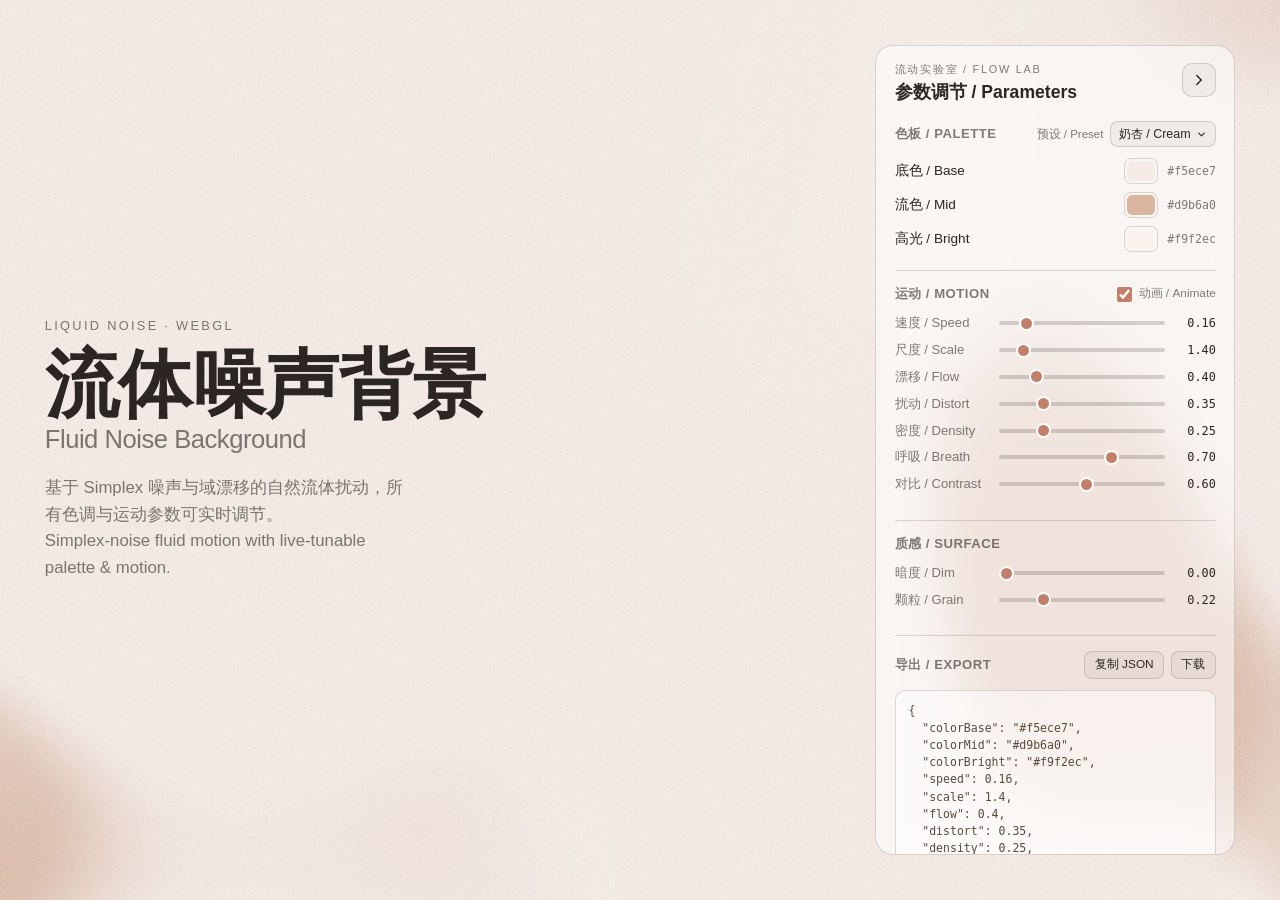
<file: index.html>
<!DOCTYPE html>
<html lang="zh-CN">
<head>
  <meta charset="UTF-8" />
  <meta name="viewport" content="width=device-width, initial-scale=1.0" />
  <meta
    name="description"
    content="可参数化的 WebGL 流体噪声背景，受 federicopian.com 启发。Parameterized WebGL fluid-noise background inspired by federicopian.com."
  />
  <title>流体噪声背景 / Fluid Noise Background</title>
  <link rel="stylesheet" href="styles.css" />
</head>
<body>
  <!-- 流体噪声画布 / fluid-noise canvas -->
  <canvas id="bg" class="bg" aria-hidden="true"></canvas>

  <!-- 暗化 + 胶片颗粒叠加层 / dark overlay + film grain -->
  <div class="glass-overlay" aria-hidden="true"></div>

  <main class="app">
    <!-- 左侧文案预览 / hero preview -->
    <section class="hero">
      <p class="eyebrow">Liquid Noise · WebGL</p>
      <h1>
        <span class="zh">流体噪声背景</span>
        <span class="en">Fluid Noise Background</span>
      </h1>
      <p class="sub">
        基于 Simplex 噪声与域漂移的自然流体扰动，所有色调与运动参数可实时调节。<br />
        Simplex-noise fluid motion with live-tunable palette &amp; motion.
      </p>
    </section>

    <!-- 右侧参数面板 / control panel -->
    <aside class="panel" id="panel" aria-label="参数面板 / Controls">
      <header class="panel-head">
        <div>
          <p class="kicker">流动实验室 / Flow Lab</p>
          <h2>参数调节 / Parameters</h2>
        </div>
        <button id="collapseBtn" class="icon-btn" type="button"
          aria-controls="panel" aria-expanded="true" title="收起 / Collapse">
          <svg viewBox="0 0 24 24" aria-hidden="true"><path d="M9 6l6 6-6 6" /></svg>
        </button>
      </header>

      <!-- 色板 / Palette -->
      <section class="group">
        <div class="group-head">
          <h3>色板 / Palette</h3>
          <label class="select">
            <span>预设 / Preset</span>
            <select id="presetSelect" aria-label="预设色板 / Preset palette"></select>
          </label>
        </div>
        <div class="palette">
          <label class="color-row">
            <span>底色 / Base</span>
            <input type="color" data-color="colorBase" value="#f5ece7" />
            <code data-code="colorBase">#f5ece7</code>
          </label>
          <label class="color-row">
            <span>流色 / Mid</span>
            <input type="color" data-color="colorMid" value="#d9b6a0" />
            <code data-code="colorMid">#d9b6a0</code>
          </label>
          <label class="color-row">
            <span>高光 / Bright</span>
            <input type="color" data-color="colorBright" value="#f9f2ec" />
            <code data-code="colorBright">#f9f2ec</code>
          </label>
        </div>
      </section>

      <!-- 运动 / Motion -->
      <section class="group">
        <div class="group-head">
          <h3>运动 / Motion</h3>
          <label class="switch">
            <input type="checkbox" data-param="animate" checked />
            <span>动画 / Animate</span>
          </label>
        </div>
        <label class="range-row">
          <span>速度 / Speed</span>
          <input type="range" min="0" max="1.2" step="0.01" value="0.16" data-param="speed" />
          <output data-out="speed">0.16</output>
        </label>
        <label class="range-row">
          <span>尺度 / Scale</span>
          <input type="range" min="0.8" max="6" step="0.01" value="1.4" data-param="scale" />
          <output data-out="scale">1.40</output>
        </label>
        <label class="range-row">
          <span>漂移 / Flow</span>
          <input type="range" min="0" max="2" step="0.01" value="0.4" data-param="flow" />
          <output data-out="flow">0.40</output>
        </label>
        <label class="range-row">
          <span>扰动 / Distort</span>
          <input type="range" min="0" max="1.4" step="0.01" value="0.35" data-param="distort" />
          <output data-out="distort">0.35</output>
        </label>
        <label class="range-row">
          <span>密度 / Density</span>
          <input type="range" min="0" max="1" step="0.01" value="0.25" data-param="density" />
          <output data-out="density">0.25</output>
        </label>
        <label class="range-row">
          <span>呼吸 / Breath</span>
          <input type="range" min="0" max="1" step="0.01" value="0.7" data-param="breath" />
          <output data-out="breath">0.70</output>
        </label>
        <label class="range-row">
          <span>对比 / Contrast</span>
          <input type="range" min="0.15" max="1" step="0.01" value="0.6" data-param="contrast" />
          <output data-out="contrast">0.60</output>
        </label>
      </section>

      <!-- 质感 / Surface（CSS 叠加层） -->
      <section class="group">
        <div class="group-head"><h3>质感 / Surface</h3></div>
        <label class="range-row">
          <span>暗度 / Dim</span>
          <input type="range" min="0" max="0.7" step="0.01" value="0" data-param="overlay" />
          <output data-out="overlay">0.00</output>
        </label>
        <label class="range-row">
          <span>颗粒 / Grain</span>
          <input type="range" min="0" max="0.9" step="0.01" value="0.22" data-param="grain" />
          <output data-out="grain">0.22</output>
        </label>
      </section>

      <!-- 导出 / Export -->
      <section class="group export">
        <div class="group-head">
          <h3>导出 / Export</h3>
          <div class="btn-row">
            <button id="copyJson" type="button">复制 JSON</button>
            <button id="downloadJson" type="button">下载</button>
          </div>
        </div>
        <pre id="configOut" class="config-out" aria-live="polite"></pre>
        <p id="copyStatus" class="copy-status" role="status"></p>
      </section>
    </aside>

    <button id="expandBtn" class="expand-btn" type="button"
      aria-controls="panel" aria-expanded="false" title="展开 / Expand" hidden>
      <svg viewBox="0 0 24 24" aria-hidden="true"><path d="M15 6l-6 6 6 6" /></svg>
      参数 / Controls
    </button>
  </main>

  <script src="src/createFluidNoise.js"></script>
  <script src="app.js"></script>
</body>
</html>
</file>
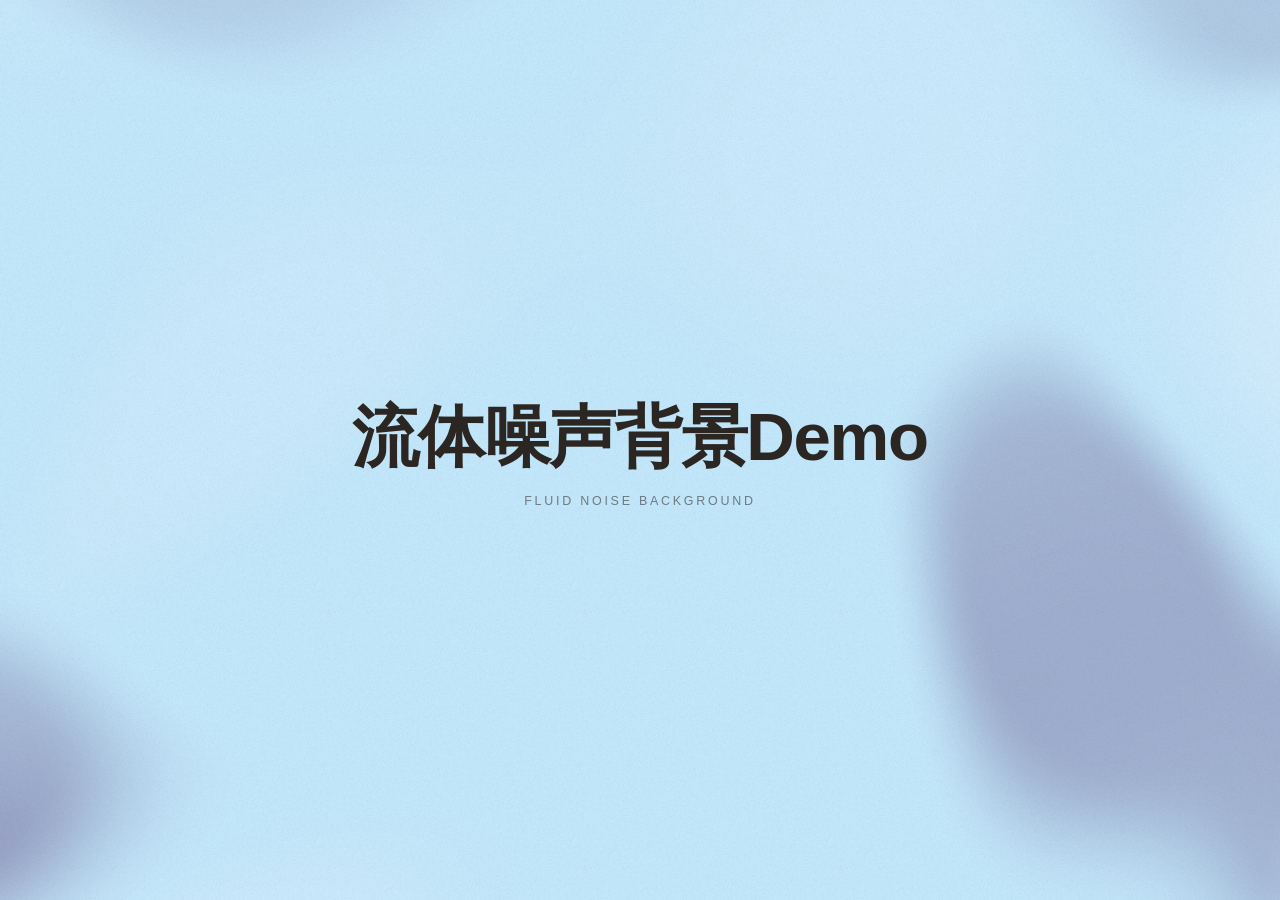
<file: demo.html>
<!DOCTYPE html>
<html lang="zh-CN">
<head>
  <meta charset="UTF-8" />
  <meta name="viewport" content="width=device-width, initial-scale=1.0" />
  <title>Demo · 流体噪声背景 / Fluid Noise Background</title>
  <style>
    * { margin: 0; padding: 0; box-sizing: border-box; }
    html, body { height: 100%; }
    body {
      font-family: "Helvetica Neue", -apple-system, BlinkMacSystemFont, "Segoe UI",
        "PingFang SC", "Microsoft YaHei", Arial, sans-serif;
      color: #2b2622; overflow: hidden; -webkit-font-smoothing: antialiased;
    }

    /* 流体噪声画布 / fluid-noise canvas */
    #bg { position: fixed; inset: 0; width: 100%; height: 100%; display: block; z-index: 0; }

    /* 暗化 + 胶片颗粒叠加层 / dim overlay + film grain（页面侧，由 JSON 的 overlay/grain 驱动）*/
    .grain {
      position: fixed; inset: 0; z-index: 1; pointer-events: none;
      transform: translateZ(0);
      background: rgba(0, 0, 0, var(--overlay-alpha, 0));
    }
    .grain::after {
      content: ""; position: absolute; top: -50%; left: -50%; width: 200%; height: 200%;
      opacity: var(--grain-opacity, 0.22);
      background-image: url("assets/background-noise.png");
      animation: noise 2s steps(3) infinite both;
    }
    @keyframes noise {
      0%   { transform: translateZ(0); }
      10%  { transform: translate3d(-5%, -5%, 0); }
      20%  { transform: translate3d(-10%, 5%, 0); }
      30%  { transform: translate3d(5%, -10%, 0); }
      40%  { transform: translate3d(-5%, 15%, 0); }
      50%  { transform: translate3d(-10%, 5%, 0); }
      60%  { transform: translate3d(15%, 0, 0); }
      70%  { transform: translate3d(10%, 0, 0); }
      80%  { transform: translate3d(-15%, 0, 0); }
      90%  { transform: translate3d(10%, 5%, 0); }
      100% { transform: translate3d(15%, 8%, 0); }
    }
    @media (prefers-reduced-motion: reduce) { .grain::after { animation: none; } }

    /* 极简居中标题（仅示意，可删）/ minimal centered caption (optional) */
    .caption {
      position: fixed; inset: 0; z-index: 2; pointer-events: none;
      display: flex; flex-direction: column; align-items: center; justify-content: center; text-align: center;
    }
    .caption h1 { font-size: clamp(2rem, 6vw, 4.2rem); font-weight: 600; letter-spacing: -0.02em; white-space: nowrap; }
    .caption p { margin-top: 0.7rem; font-size: 0.78rem; letter-spacing: 0.22em; text-transform: uppercase; opacity: 0.55; }
  </style>
</head>
<body>
  <canvas id="bg" aria-hidden="true"></canvas>
  <div class="grain" aria-hidden="true"></div>

  <div class="caption">
    <h1>流体噪声背景Demo</h1>
    <p>Fluid Noise Background</p>
  </div>

  <script src="src/createFluidNoise.js"></script>
  <script>
    /* ----------------------------------------------------------------
     * 这段 CONFIG 直接来自 index.html 参数面板的「导出 / Export」JSON。
     * This CONFIG is pasted verbatim from index.html's Export panel.
     * 想换风格？把面板导出的 JSON 整段替换即可。
     * Want another look? Replace the whole object with your exported JSON.
     * -------------------------------------------------------------- */
    const CONFIG = {
      "colorBase": "#c3e7fb",
      "colorMid": "#8c8db8",
      "colorBright": "#e3f3fe",
      "speed": 0.16,
      "scale": 1.4,
      "flow": 0.4,
      "distort": 0.35,
      "density": 0.25,
      "breath": 0.7,
      "contrast": 0.6,
      "animate": true,
      "overlay": 0,
      "grain": 0.22
    };

    /* 引擎参数：CONFIG 里多出的 overlay/grain 会被引擎忽略，无需手动剔除。
       Engine params: the extra overlay/grain keys are ignored by the engine. */
    createFluidNoise(document.getElementById("bg"), CONFIG);

    /* overlay / grain 是页面侧的 CSS 叠加层，用 CSS 变量应用。
       overlay / grain are page-side CSS layers, applied via CSS variables. */
    const root = document.documentElement.style;
    root.setProperty("--overlay-alpha", CONFIG.overlay != null ? CONFIG.overlay : 0);
    root.setProperty("--grain-opacity", CONFIG.grain != null ? CONFIG.grain : 0.22);
  </script>
</body>
</html>
</file>
<file: styles.css>
:root {
  --overlay-alpha: 0; /* 暗化层透明度，由面板控制（浅底默认不压暗） */
  --grain-opacity: 0.22; /* 颗粒强度，由面板控制 */
  --fg: #2b2622; /* 浅底之上的深色文字（呼应原站） */
  --fg-dim: rgba(43, 38, 34, 0.6);
  --panel-bg: rgba(255, 255, 255, 0.55); /* 浅色磨砂玻璃 */
  --panel-line: rgba(40, 30, 25, 0.16);
  --accent: #c2806a; /* 与粉/杏/青等柔和底色相衬的暖陶色 */
}

* { margin: 0; padding: 0; box-sizing: border-box; }

/* hidden 属性必须能覆盖下面 .panel/.expand-btn 的 display 设置，
   否则面板/展开按钮无法真正隐藏（作者样式优先级高于 UA 的 [hidden]）。 */
[hidden] { display: none !important; }

html, body { height: 100%; background: #ece4da; color-scheme: light; }

body {
  font-family: "Helvetica Neue", -apple-system, BlinkMacSystemFont, "Segoe UI",
    "PingFang SC", "Microsoft YaHei", Arial, sans-serif;
  color: var(--fg);
  overflow: hidden;
  -webkit-font-smoothing: antialiased;
}

/* ---- 背景画布 / canvas ---- */
.bg {
  position: fixed;
  inset: 0;
  width: 100%;
  height: 100%;
  display: block;
  z-index: 0;
}

/* ---- 暗化 + 胶片颗粒叠加层 / overlay + grain ---- */
.glass-overlay {
  position: fixed;
  inset: 0;
  z-index: 1;
  pointer-events: none;
  transform: translateZ(0);
  background: rgba(0, 0, 0, var(--overlay-alpha));
}
.glass-overlay::after {
  content: "";
  position: absolute;
  top: -50%;
  left: -50%;
  width: 200%;
  height: 200%;
  pointer-events: none;
  opacity: var(--grain-opacity);
  background-image: url("assets/background-noise.png");
  animation: noise 2s steps(3) infinite both;
}
@keyframes noise {
  0%   { transform: translateZ(0); }
  10%  { transform: translate3d(-5%, -5%, 0); }
  20%  { transform: translate3d(-10%, 5%, 0); }
  30%  { transform: translate3d(5%, -10%, 0); }
  40%  { transform: translate3d(-5%, 15%, 0); }
  50%  { transform: translate3d(-10%, 5%, 0); }
  60%  { transform: translate3d(15%, 0, 0); }
  70%  { transform: translate3d(10%, 0, 0); }
  80%  { transform: translate3d(-15%, 0, 0); }
  90%  { transform: translate3d(10%, 5%, 0); }
  100% { transform: translate3d(15%, 8%, 0); }
}

/* ---- 布局 / layout ---- */
.app {
  position: relative;
  z-index: 2;
  height: 100%;
  display: flex;
  align-items: stretch;
  justify-content: space-between;
  gap: 2rem;
  padding: clamp(1.25rem, 3.5vw, 3rem);
}

/* ---- 文案 / hero ---- */
.hero {
  align-self: center;
  max-width: min(90%, 46rem);
}
.eyebrow {
  font-size: 0.8rem;
  letter-spacing: 0.18em;
  text-transform: uppercase;
  color: var(--fg-dim);
  margin-bottom: 1rem;
}
.hero h1 { line-height: 0.98; letter-spacing: -0.02em; }
.hero h1 .zh { display: block; font-size: clamp(2.2rem, 6vw, 4.6rem); font-weight: 600; white-space: nowrap; }
.hero h1 .en { display: block; font-size: clamp(1rem, 2.2vw, 1.6rem); font-weight: 400; color: var(--fg-dim); margin-top: 0.4rem; }
.hero .sub { margin-top: 1.4rem; max-width: 40ch; font-size: clamp(0.9rem, 1.4vw, 1.05rem); line-height: 1.6; color: var(--fg-dim); }

/* ---- 控制面板 / panel ---- */
.panel {
  width: clamp(280px, 30vw, 360px);
  align-self: stretch;
  max-height: 100%;
  overflow-y: auto;
  background: var(--panel-bg);
  backdrop-filter: blur(14px);
  -webkit-backdrop-filter: blur(14px);
  border: 1px solid var(--panel-line);
  border-radius: 18px;
  padding: 1.1rem 1.15rem 1.3rem;
  display: flex;
  flex-direction: column;
  gap: 1.1rem;
}
.panel-head {
  display: flex;
  align-items: flex-start;
  justify-content: space-between;
  gap: 0.5rem;
}
.kicker { font-size: 0.68rem; letter-spacing: 0.16em; text-transform: uppercase; color: var(--fg-dim); }
.panel-head h2 { font-size: 1.1rem; font-weight: 600; margin-top: 0.15rem; }

.icon-btn, .expand-btn {
  appearance: none;
  border: 1px solid var(--panel-line);
  background: rgba(0, 0, 0, 0.04);
  color: var(--fg);
  border-radius: 10px;
  cursor: pointer;
  display: inline-flex;
  align-items: center;
  justify-content: center;
  transition: background 0.2s ease;
}
.icon-btn { width: 34px; height: 34px; flex: none; }
.icon-btn:hover, .expand-btn:hover { background: rgba(0, 0, 0, 0.09); }
.icon-btn svg, .expand-btn svg { width: 18px; height: 18px; fill: none; stroke: currentColor; stroke-width: 2; stroke-linecap: round; stroke-linejoin: round; }

.expand-btn {
  position: fixed;
  top: clamp(1.25rem, 3.5vw, 3rem);
  right: clamp(1.25rem, 3.5vw, 3rem);
  z-index: 3;
  gap: 0.4rem;
  padding: 0.5rem 0.8rem;
  font-size: 0.82rem;
  background: var(--panel-bg);
  backdrop-filter: blur(14px);
  -webkit-backdrop-filter: blur(14px);
}

/* 分组 / group */
.group { border-top: 1px solid var(--panel-line); padding-top: 0.9rem; }
.panel-head + .group { border-top: none; padding-top: 0; }
.group-head { display: flex; align-items: center; justify-content: space-between; gap: 0.5rem; margin-bottom: 0.7rem; }
.group-head h3 { font-size: 0.82rem; font-weight: 600; letter-spacing: 0.04em; text-transform: uppercase; color: var(--fg-dim); }

/* 色板 / palette */
.palette { display: flex; flex-direction: column; gap: 0.5rem; }
.color-row { display: grid; grid-template-columns: 1fr auto auto; align-items: center; gap: 0.6rem; font-size: 0.85rem; }
.color-row input[type=color] {
  width: 34px; height: 26px; padding: 0; border: 1px solid var(--panel-line);
  border-radius: 7px; background: none; cursor: pointer;
}
.color-row input[type=color]::-webkit-color-swatch-wrapper { padding: 2px; }
.color-row input[type=color]::-webkit-color-swatch { border: none; border-radius: 5px; }
.color-row code { font-size: 0.72rem; color: var(--fg-dim); font-family: ui-monospace, "SFMono-Regular", Menlo, Consolas, monospace; }

/* 下拉 / select */
.select { display: inline-flex; align-items: center; gap: 0.4rem; font-size: 0.72rem; color: var(--fg-dim); }
.select select {
  appearance: none; color: var(--fg);
  border: 1px solid var(--panel-line); border-radius: 8px;
  padding: 0.3rem 1.5rem 0.3rem 0.5rem; /* 右侧留出箭头空间 / room for caret */
  font-size: 0.78rem; cursor: pointer;
  color-scheme: light; /* 让原生下拉弹层使用浅色 */
  /* 自定义下拉箭头（appearance:none 会移除原生箭头）/ custom caret */
  background-color: rgba(0, 0, 0, 0.04);
  background-image: url("data:image/svg+xml,%3Csvg xmlns='http://www.w3.org/2000/svg' viewBox='0 0 24 24' fill='none' stroke='%232b2622' stroke-width='2.5' stroke-linecap='round' stroke-linejoin='round'%3E%3Cpath d='M6 9l6 6 6-6'/%3E%3C/svg%3E");
  background-repeat: no-repeat;
  background-position: right 0.45rem center;
  background-size: 0.7rem;
}
/* 显式设置选项配色，保证弹层可读 */
.select select option { background: #faf6f0; color: var(--fg); }

/* 滑块 / range */
.range-row { display: grid; grid-template-columns: 5.9rem 1fr 2.6rem; align-items: center; gap: 0.6rem; margin-bottom: 0.55rem; font-size: 0.82rem; }
.range-row span { color: var(--fg-dim); white-space: nowrap; }
.range-row output { text-align: right; font-size: 0.74rem; color: var(--fg); font-variant-numeric: tabular-nums; font-family: ui-monospace, Menlo, Consolas, monospace; }
input[type=range] {
  -webkit-appearance: none; appearance: none; height: 4px; border-radius: 4px;
  background: rgba(40, 30, 25, 0.18); outline: none; cursor: pointer;
}
input[type=range]::-webkit-slider-thumb {
  -webkit-appearance: none; appearance: none; width: 15px; height: 15px; border-radius: 50%;
  background: var(--accent); border: 2px solid #fff; cursor: pointer;
}
input[type=range]::-moz-range-thumb {
  width: 13px; height: 13px; border-radius: 50%; background: var(--accent); border: 2px solid #fff; cursor: pointer;
}

/* 开关 / switch */
.switch { display: inline-flex; align-items: center; gap: 0.4rem; font-size: 0.74rem; color: var(--fg-dim); cursor: pointer; }
.switch input { accent-color: var(--accent); width: 15px; height: 15px; cursor: pointer; }

/* 按钮组 / buttons */
.btn-row { display: flex; gap: 0.4rem; }
.btn-row button {
  appearance: none; border: 1px solid var(--panel-line); background: rgba(0, 0, 0, 0.04);
  color: var(--fg); border-radius: 8px; padding: 0.32rem 0.6rem; font-size: 0.74rem; cursor: pointer;
  transition: background 0.2s ease;
}
.btn-row button:hover { background: rgba(0, 0, 0, 0.1); }

/* 导出预览 / config output */
.config-out {
  margin-top: 0.2rem; padding: 0.7rem 0.8rem; border-radius: 10px;
  background: rgba(255, 255, 255, 0.5); border: 1px solid var(--panel-line);
  font-size: 0.72rem; line-height: 1.5; color: #5a4a3e; white-space: pre;
  overflow-x: auto; font-family: ui-monospace, Menlo, Consolas, monospace;
}
.copy-status { min-height: 1em; margin-top: 0.45rem; font-size: 0.72rem; color: var(--accent); }

/* ---- 响应式 / responsive ---- */
@media (max-width: 760px) {
  .app { flex-direction: column; }
  .hero { align-self: flex-start; }
  .panel {
    position: fixed; right: 0; bottom: 0; top: auto; left: 0;
    width: 100%; max-height: 62vh; border-radius: 18px 18px 0 0;
  }
}

@media (prefers-reduced-motion: reduce) {
  .glass-overlay::after { animation: none; }
}
</file>
